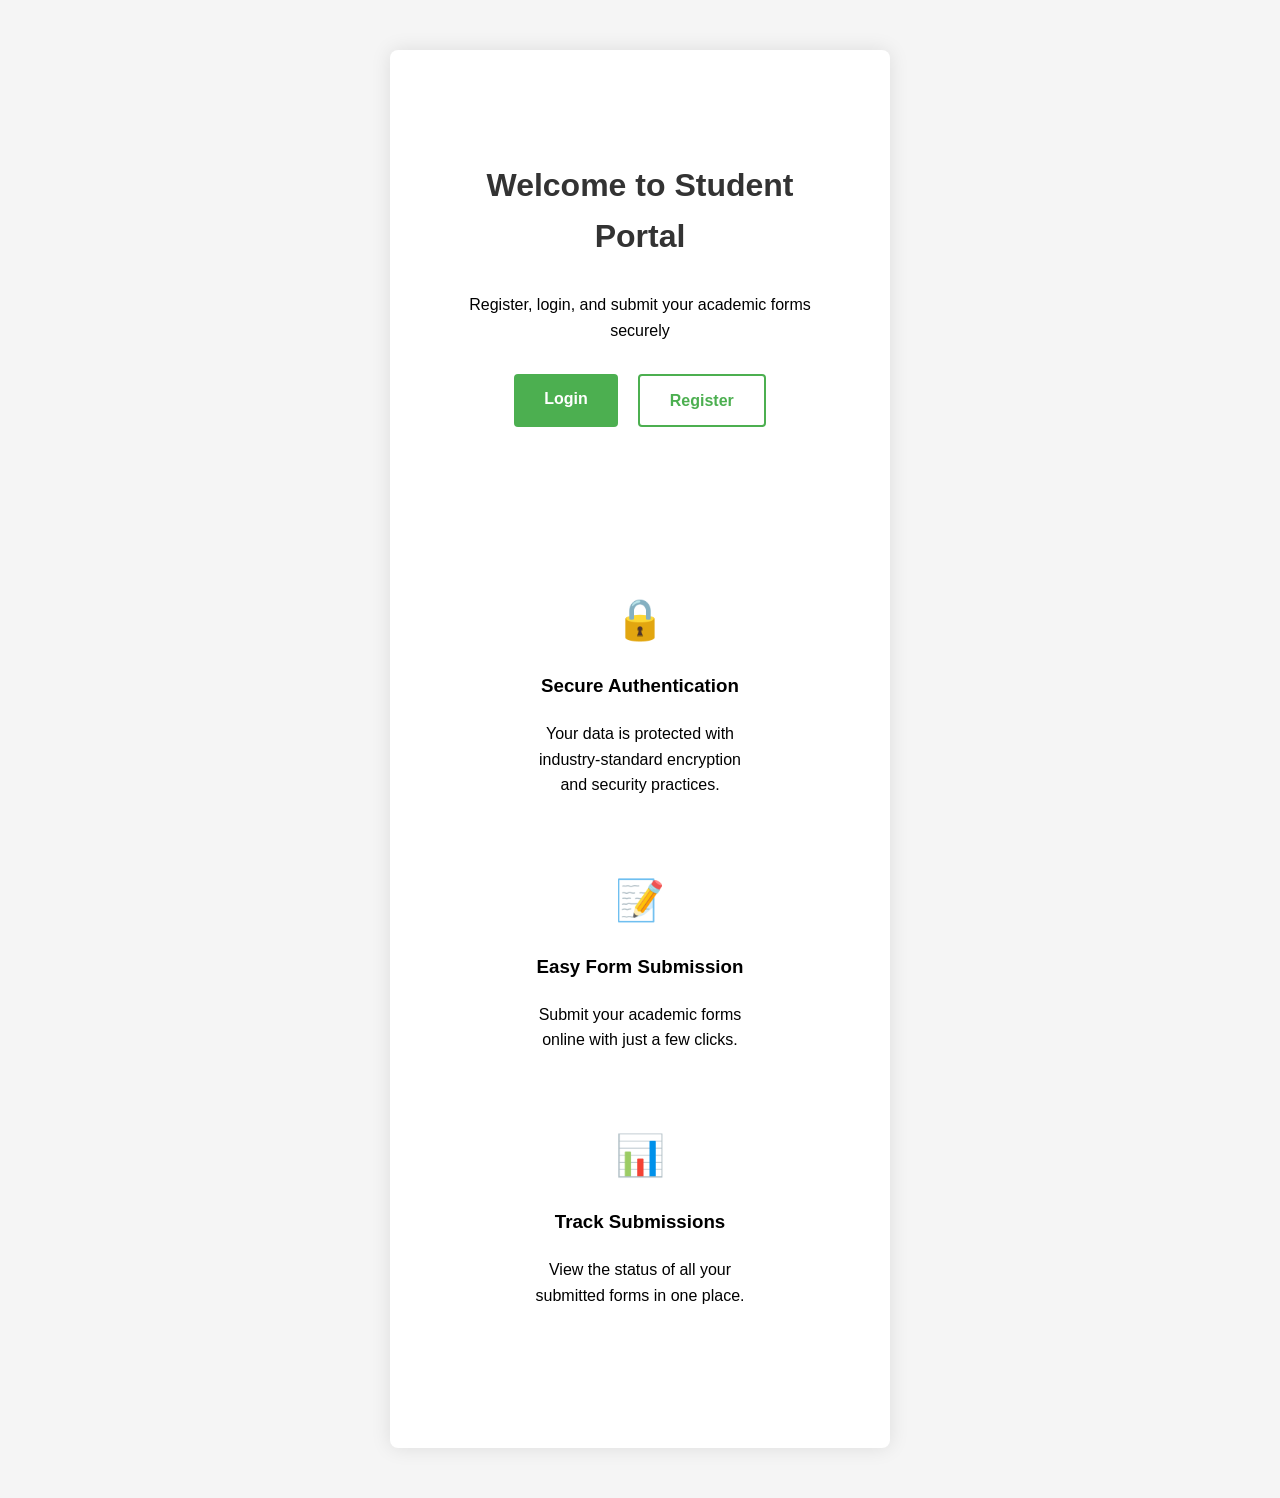
<file: assignment/index.html>
<!DOCTYPE html>
<html lang="en">
<head>
    <meta charset="UTF-8">
    <meta name="viewport" content="width=device-width, initial-scale=1.0">
    <title>Student Portal</title>
    <link rel="stylesheet" href="style.css">
    <style>
        .hero {
            text-align: center;
            padding: 80px 20px;
        }
        .cta-buttons {
            display: flex;
            justify-content: center;
            gap: 20px;
            margin-top: 30px;
        }
        .cta-button {
            padding: 12px 30px;
            border-radius: 4px;
            text-decoration: none;
            font-weight: bold;
            transition: all 0.3s ease;
        }
        .primary {
            background-color: #4CAF50;
            color: white;
        }
        .secondary {
            background-color: white;
            color: #4CAF50;
            border: 2px solid #4CAF50;
        }
        .cta-button:hover {
            transform: translateY(-3px);
            box-shadow: 0 5px 15px rgba(0,0,0,0.1);
        }
        .features {
            display: flex;
            justify-content: space-around;
            flex-wrap: wrap;
            margin: 60px auto;
            max-width: 1000px;
        }
        .feature {
            width: 30%;
            min-width: 250px;
            text-align: center;
            padding: 20px;
            margin-bottom: 30px;
        }
        .feature-icon {
            font-size: 40px;
            color: #4CAF50;
            margin-bottom: 20px;
        }
    </style>
</head>
<body>
    <div class="container">
        <div class="hero">
            <h1>Welcome to Student Portal</h1>
            <p>Register, login, and submit your academic forms securely</p>
            
            <div class="cta-buttons">
                <a href="login.html" class="cta-button primary">Login</a>
                <a href="register.html" class="cta-button secondary">Register</a>
            </div>
        </div>
        
        <div class="features">
            <div class="feature">
                <div class="feature-icon">🔒</div>
                <h3>Secure Authentication</h3>
                <p>Your data is protected with industry-standard encryption and security practices.</p>
            </div>
            <div class="feature">
                <div class="feature-icon">📝</div>
                <h3>Easy Form Submission</h3>
                <p>Submit your academic forms online with just a few clicks.</p>
            </div>
            <div class="feature">
                <div class="feature-icon">📊</div>
                <h3>Track Submissions</h3>
                <p>View the status of all your submitted forms in one place.</p>
            </div>
        </div>
    </div>
</body>
</html>
</file>
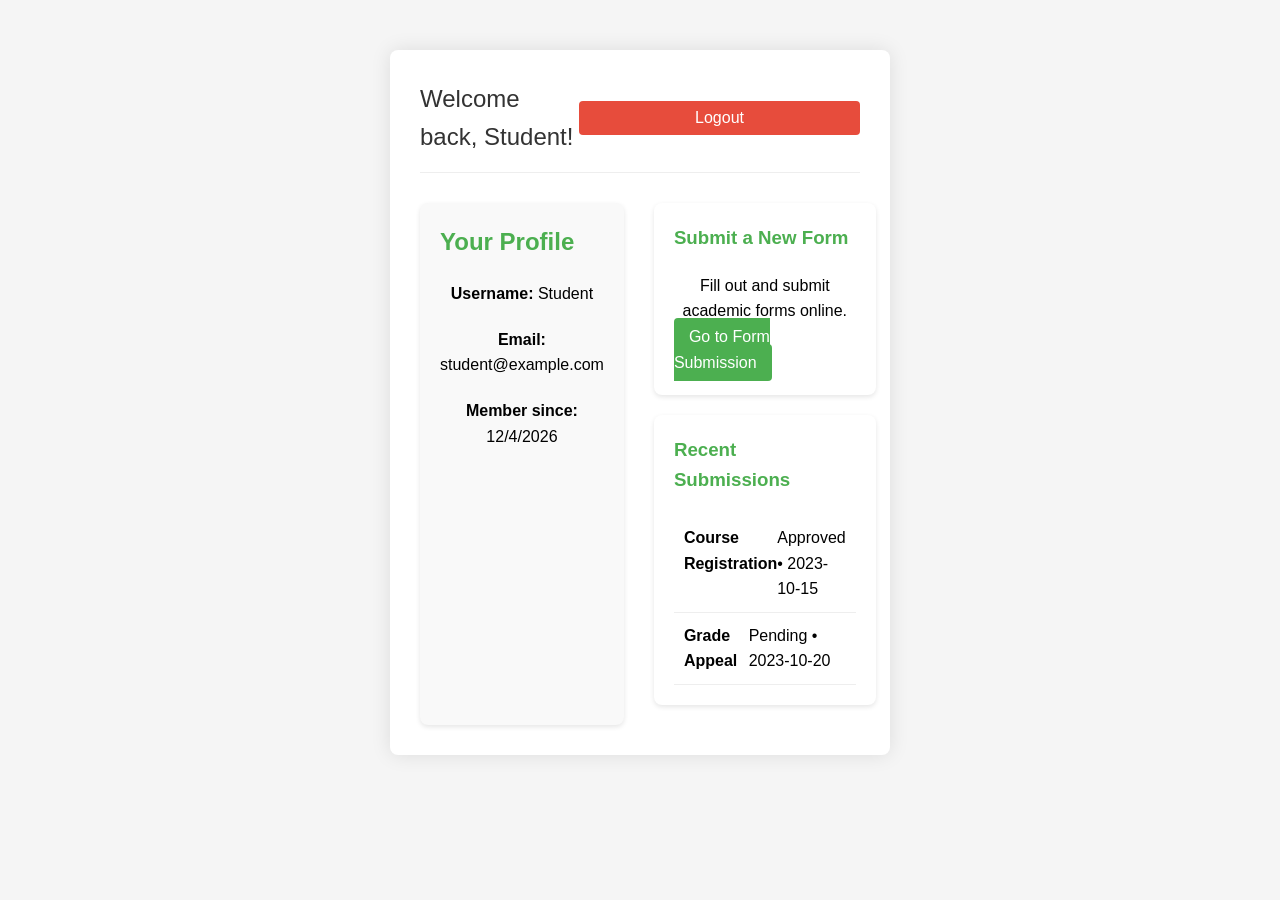
<file: assignment/dashboard.html>
<!DOCTYPE html>
<html lang="en">
<head>
    <meta charset="UTF-8">
    <meta name="viewport" content="width=device-width, initial-scale=1.0">
    <title>Student Dashboard</title>
    <link rel="stylesheet" href="style.css">
    <style>
        .dashboard-header {
            display: flex;
            justify-content: space-between;
            align-items: center;
            margin-bottom: 30px;
            padding-bottom: 15px;
            border-bottom: 1px solid #eee;
        }
        .welcome-message {
            font-size: 1.5rem;
            color: #333;
        }
        .logout-btn {
            background-color: #e74c3c;
            color: white;
            padding: 8px 15px;
            border: none;
            border-radius: 4px;
            cursor: pointer;
            transition: background-color 0.3s;
        }
        .logout-btn:hover {
            background-color: #c0392b;
        }
        .dashboard-content {
            display: flex;
            gap: 30px;
        }
        .user-info {
            flex: 1;
            background: #f9f9f9;
            padding: 20px;
            border-radius: 8px;
            box-shadow: 0 2px 5px rgba(0,0,0,0.1);
        }
        .user-info h2 {
            margin-bottom: 15px;
            color: #4CAF50;
        }
        .user-info p {
            margin-bottom: 10px;
        }
        .actions {
            flex: 2;
        }
        .action-card {
            background: white;
            padding: 20px;
            border-radius: 8px;
            box-shadow: 0 2px 5px rgba(0,0,0,0.1);
            margin-bottom: 20px;
            transition: transform 0.3s;
        }
        .action-card:hover {
            transform: translateY(-5px);
        }
        .action-card h3 {
            color: #4CAF50;
            margin-bottom: 10px;
        }
        .submit-btn {
            background-color: #4CAF50;
            color: white;
            padding: 10px 15px;
            border: none;
            border-radius: 4px;
            cursor: pointer;
            transition: background-color 0.3s;
        }
        .submit-btn:hover {
            background-color: #45a049;
        }
        .submission-status {
            margin-top: 20px;
        }
        .status-item {
            display: flex;
            justify-content: space-between;
            padding: 10px;
            border-bottom: 1px solid #eee;
        }
    </style>
</head>
<body>
    <div class="container">
        <div class="dashboard-header">
            <div class="welcome-message" id="welcomeMessage">
                Welcome back, <span id="username"></span>!
            </div>
            <button class="logout-btn" onclick="logout()">Logout</button>
        </div>

        <div class="dashboard-content">
            <div class="user-info">
                <h2>Your Profile</h2>
                <p><strong>Username:</strong> <span id="displayUsername"></span></p>
                <p><strong>Email:</strong> <span id="userEmail"></span></p>
                <p><strong>Member since:</strong> <span id="joinDate"></span></p>
            </div>

            <div class="actions">
                <div class="action-card">
                    <h3>Submit a New Form</h3>
                    <p>Fill out and submit academic forms online.</p>
                    <a href="submit-form.html" class="submit-btn">Go to Form Submission</a>
                </div>

                <div class="action-card">
                    <h3>Recent Submissions</h3>
                    <div class="submission-status" id="submissionStatus">
                        <!-- Dynamically loaded submissions will appear here -->
                        <p>Loading your submissions...</p>
                    </div>
                </div>
            </div>
        </div>
    </div>

    <script>
        // Check if user is logged in (simplified version - in real app, verify session)
        document.addEventListener('DOMContentLoaded', function() {
            // Get username from session (in a real app, this would come from the server)
            const urlParams = new URLSearchParams(window.location.search);
            const username = urlParams.get('user') || localStorage.getItem('username') || 'Student';

            // Display user info
            document.getElementById('username').textContent = username;
            document.getElementById('displayUsername').textContent = username;
            
            // Simulate fetching user data (replace with real API call)
            setTimeout(() => {
                document.getElementById('userEmail').textContent = username.toLowerCase() + '@example.com';
                document.getElementById('joinDate').textContent = new Date().toLocaleDateString();
                
                // Load submissions (mock data)
                const submissions = [
                    { id: 1, type: 'Course Registration', status: 'Approved', date: '2023-10-15' },
                    { id: 2, type: 'Grade Appeal', status: 'Pending', date: '2023-10-20' }
                ];
                
                const statusContainer = document.getElementById('submissionStatus');
                statusContainer.innerHTML = '';
                
                submissions.forEach(sub => {
                    const item = document.createElement('div');
                    item.className = 'status-item';
                    item.innerHTML = `
                        <span><strong>${sub.type}</strong></span>
                        <span>${sub.status} • ${sub.date}</span>
                    `;
                    statusContainer.appendChild(item);
                });
            }, 500);
        });

        function logout() {
            // In a real app, this would call a logout API
            localStorage.removeItem('username');
            window.location.href = 'login.html';
        }
    </script>
</body>
</html>
</file>
<file: assignment/style.css>
* {
    box-sizing: border-box;
    margin: 0;
    padding: 0;
}

body {
    font-family: 'Arial', sans-serif;
    background-color: #f5f5f5;
    line-height: 1.6;
}

.container {
    max-width: 500px;
    margin: 50px auto;
    padding: 30px;
    background: white;
    border-radius: 8px;
    box-shadow: 0 0 20px rgba(0, 0, 0, 0.1);
}

h1 {
    text-align: center;
    margin-bottom: 30px;
    color: #333;
}

.form-group {
    margin-bottom: 20px;
}

label {
    display: block;
    margin-bottom: 8px;
    font-weight: bold;
    color: #555;
}

input, textarea {
    width: 100%;
    padding: 12px;
    border: 1px solid #ddd;
    border-radius: 4px;
    font-size: 16px;
}

input:focus, textarea:focus {
    outline: none;
    border-color: #4CAF50;
}

button {
    width: 100%;
    padding: 12px;
    background-color: #4CAF50;
    color: white;
    border: none;
    border-radius: 4px;
    font-size: 16px;
    cursor: pointer;
    transition: background-color 0.3s;
}

button:hover {
    background-color: #45a049;
}

.error {
    color: #e74c3c;
    font-size: 14px;
    margin-top: 5px;
}

p {
    text-align: center;
    margin-top: 20px;
}

a {
    color: #4CAF50;
    text-decoration: none;
}

a:hover {
    text-decoration: underline;
}
</file>
